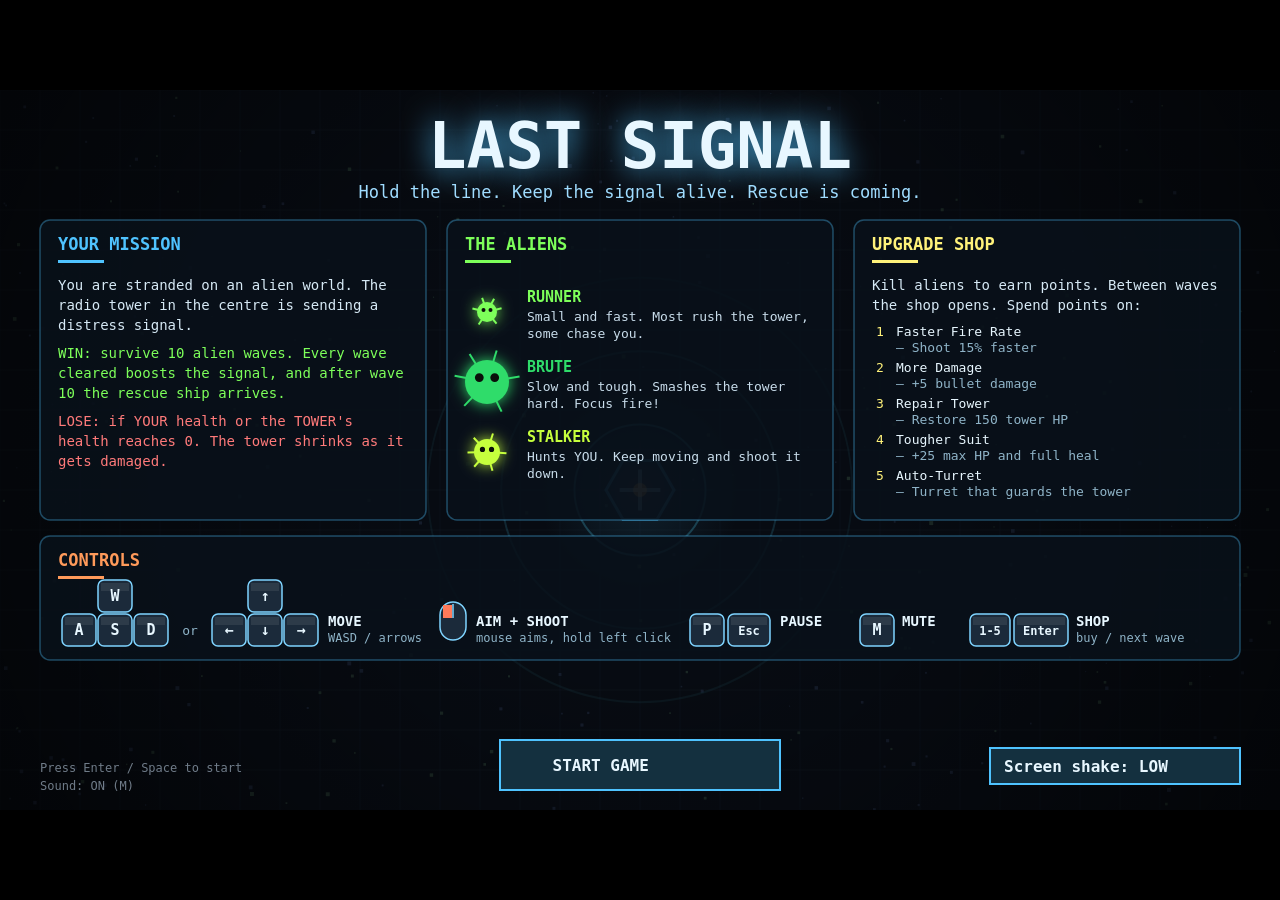
<file: index.html>
<!DOCTYPE html>
<html lang="en">
<head>
  <meta charset="UTF-8">
  <meta name="viewport" content="width=device-width, initial-scale=1.0, maximum-scale=1.0, user-scalable=no, viewport-fit=cover">
  <!-- Phones / tablets: full-screen when added to the home screen -->
  <meta name="mobile-web-app-capable" content="yes">
  <meta name="apple-mobile-web-app-capable" content="yes">
  <meta name="apple-mobile-web-app-status-bar-style" content="black-translucent">
  <meta name="apple-mobile-web-app-title" content="Last Signal">
  <meta name="theme-color" content="#05080d">
  <link rel="manifest" href="manifest.webmanifest">
  <link rel="apple-touch-icon" href="icons/icon-180.png">
  <link rel="icon" type="image/png" href="icons/icon-192.png">
  <title>Last Signal</title>
  <link rel="stylesheet" href="css/style.css?v=1238e5640d">
</head>
<body>
  <!-- The whole game is drawn on this one canvas. -->
  <canvas id="game" width="1280" height="720"></canvas>

  <!-- Shown on phones held upright (see touch.js) -->
  <div id="rotate">
    <div class="rotate-icon">📱↻</div>
    <p>Rotate your device to landscape<br>for the best view.</p>
    <button id="rotate-dismiss">Play anyway</button>
  </div>

  <!-- Scripts are loaded in order: settings first, then helpers, then the main game loop. -->
  <script src="js/config.js?v=1238e5640d"></script>
  <script src="js/audio.js?v=1238e5640d"></script>
  <script src="js/entities.js?v=1238e5640d"></script>
  <script src="js/touch.js?v=1238e5640d"></script>
  <script src="js/game.js?v=1238e5640d"></script>
</body>
</html>
</file>
<file: css/style.css>
/* Fill the window with black and centre the game canvas. */
html, body {
  margin: 0;
  height: 100%;
  background: #000;
  overflow: hidden;
}
body {
  display: flex;
  align-items: center;
  justify-content: center;
}
/* The canvas keeps its 16:9 shape and scales to fit the window (see resize() in game.js). */
#game {
  display: block;
  background: #05080d;
  cursor: crosshair;
  image-rendering: auto;
  touch-action: none; /* stops the page scrolling on touch devices */
}

/* --- Phones / tablets --- */
html, body {
  overscroll-behavior: none;
  touch-action: none;
  -webkit-user-select: none;
  user-select: none;
  -webkit-touch-callout: none;
  -webkit-tap-highlight-color: transparent;
  text-size-adjust: none;
  -webkit-text-size-adjust: none;
}
/* "Rotate to landscape" suggestion for portrait phones */
#rotate {
  display: none;
  position: fixed; inset: 0;
  z-index: 10;
  flex-direction: column; align-items: center; justify-content: center;
  background: rgba(3, 8, 14, 0.94);
  color: #e8f7ff; font: 18px monospace; text-align: center;
}
#rotate.show { display: flex; }
#rotate .rotate-icon { font-size: 64px; margin-bottom: 12px; }
#rotate button {
  margin-top: 24px; padding: 16px 32px;
  font: bold 18px monospace; color: #e8f7ff;
  background: #12324a; border: 2px solid #4fc3ff; border-radius: 10px;
  touch-action: manipulation;
}
</file>
